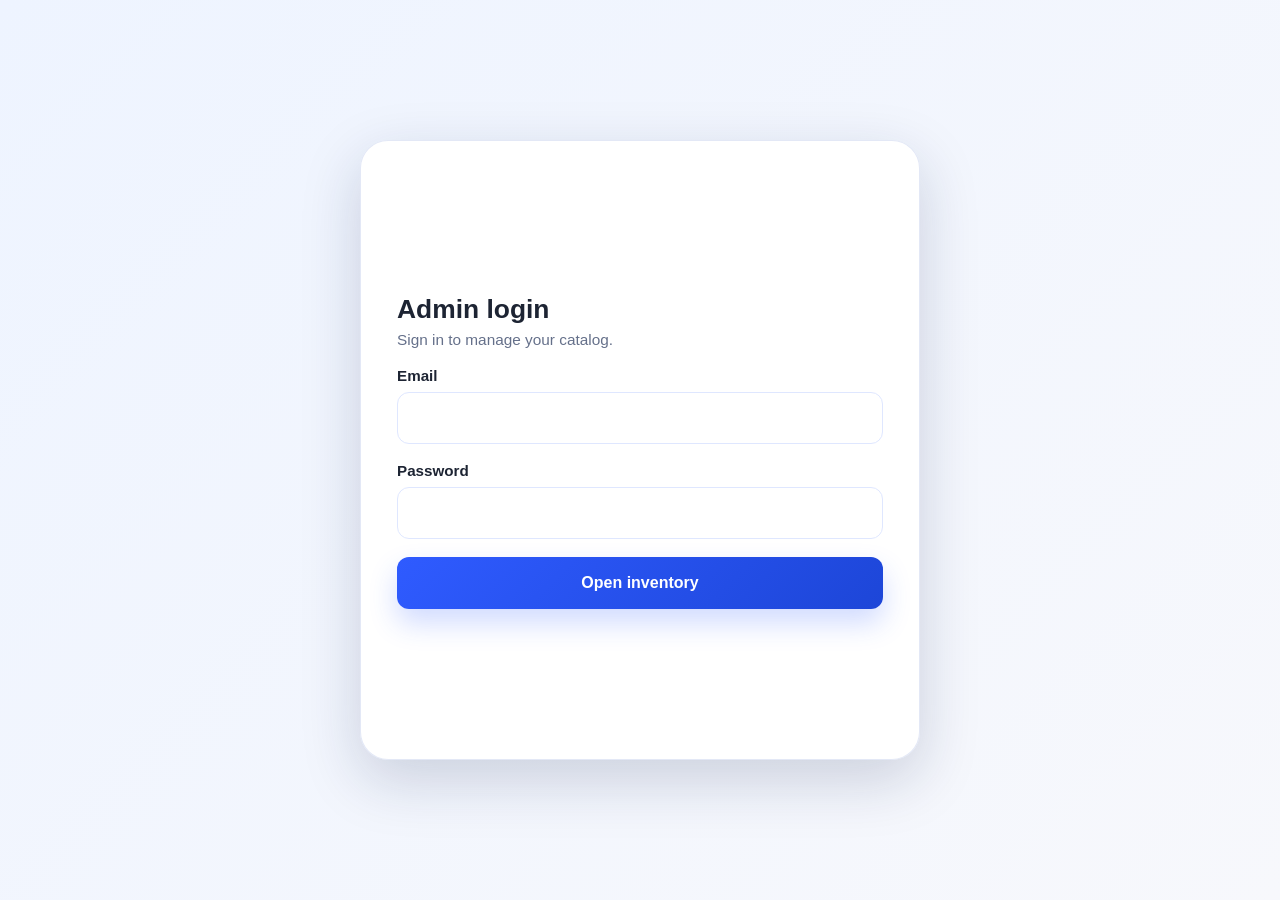
<file: go_login_mongodb_redis/frontend/admin-ui/index.html>
<!doctype html>
<html lang="en">
<head>
  <meta charset="UTF-8">
  <meta name="viewport" content="width=device-width, initial-scale=1.0">
  <title>Stockroom Admin</title>
  <link rel="stylesheet" href="style.css?v=2">
</head>
<body>
  <main class="auth-shell">
    <section class="auth-card">
      <form id="loginForm" class="auth-panel">
        <div class="panel-header"><h2>Admin login</h2><p>Sign in to manage your catalog.</p></div>
        <label class="field"><span>Email</span><input id="email" type="email" required></label>
        <label class="field"><span>Password</span><input id="password" type="password" required></label>
        <button class="primary-btn" type="submit">Open inventory</button>
      </form>
      <section id="adminPanel" class="auth-panel hidden">
        <div class="admin-layout">
          <aside class="admin-sidebar">
            <div class="sidebar-brand"><span>◆</span> Stockroom</div>
            <div class="admin-user"><div class="avatar">A</div><div><strong id="accountName"></strong><span>Administrator</span></div></div>
            <nav class="admin-nav" aria-label="Admin navigation">
              <button class="admin-nav-link active" type="button" data-view="products">▤ <span>Products</span></button>
              <button class="admin-nav-link" type="button" data-view="orders">▣ <span>Orders</span></button>
            </nav>
            <button id="logoutButton" class="sidebar-logout" type="button">↪ <span>Logout</span></button>
          </aside>
          <section class="admin-content">
            <div id="productsView">
              <div class="dashboard-topbar"><div><p class="eyebrow">Stockroom / Admin</p><h2>Product inventory</h2><p>Manage products, prices, and available stock.</p></div><button id="refreshProducts" class="secondary-btn small-btn" type="button">Refresh</button></div>
              <form id="productForm" class="product-form hidden">
                <input id="productId" type="hidden">
                <label class="field"><span>Name</span><input id="productName" required></label>
                <label class="field"><span>Description</span><input id="productDescription"></label>
                <label class="field"><span>Price</span><input id="productPrice" type="number" min="0" step="0.01" required></label>
                <label class="field"><span>Quantity</span><input id="productQuantity" type="number" min="0" step="1" required></label>
                <div class="product-form-actions"><button id="productSubmit" class="primary-btn" type="submit">Add product</button><button id="productCancel" class="secondary-btn hidden" type="button">Cancel</button></div>
              </form>
              <div class="catalog-heading"><h3>Product catalog</h3><button id="openProductForm" class="primary-btn small-btn" type="button">Add product</button></div>
              <div id="productList" class="product-list"></div>
            </div>
            <div id="ordersView" class="hidden">
              <div class="dashboard-topbar"><div><p class="eyebrow">Stockroom / Admin</p><h2>Orders</h2><p>Review customer purchases and payment status.</p></div><button id="refreshOrders" class="secondary-btn small-btn" type="button">Refresh</button></div>
              <div id="orderList" class="orders-list"></div>
            </div>
          </section>
        </div>
      </section>
      <p id="message" class="msg" aria-live="polite"></p>
    </section>
  </main>
  <script>window.__API_URL__ = window.location.hostname === "localhost" ? "http://localhost:8080/api" : "https://stockroom-api.onrender.com/api";</script>
  <script src="app.js?v=2"></script>
</body>
</html>
</file>
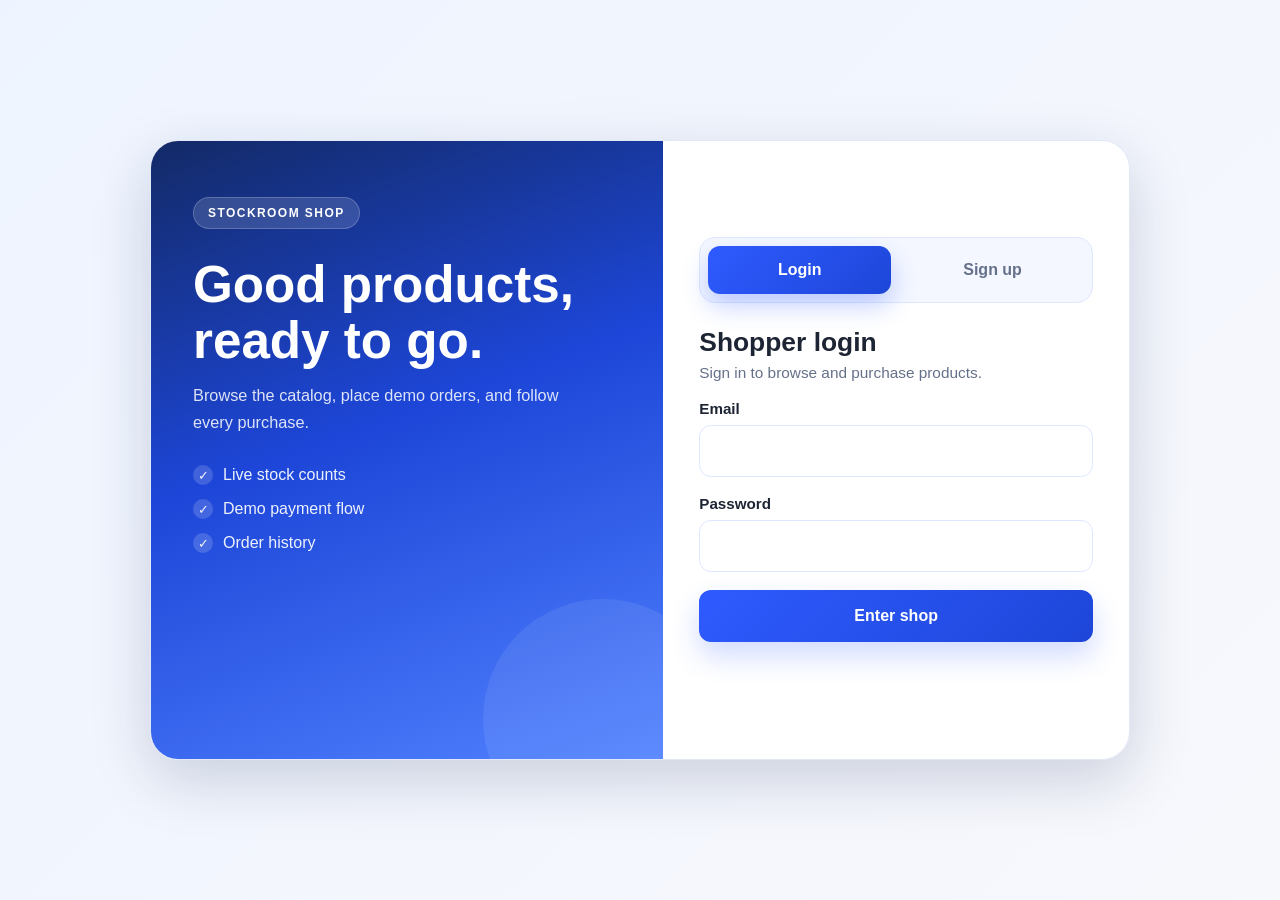
<file: go_login_mongodb_redis/frontend/shopper-ui/index.html>
<!doctype html>
<html lang="en">
<head>
  <meta charset="UTF-8">
  <meta name="viewport" content="width=device-width, initial-scale=1.0">
  <title>Stockroom Shop</title>
  <link rel="stylesheet" href="style.css">
</head>
<body>
  <main class="auth-shell">
    <aside class="brand-panel">
      <div class="brand-badge">Stockroom Shop</div>
      <h1>Good products, ready to go.</h1>
      <p>Browse the catalog, place demo orders, and follow every purchase.</p>
      <ul class="feature-list"><li>Live stock counts</li><li>Demo payment flow</li><li>Order history</li></ul>
    </aside>
    <section class="auth-card">
      <div class="tabs"><button class="tab active" type="button" data-panel="login">Login</button><button class="tab" type="button" data-panel="signup">Sign up</button></div>
      <form id="loginForm" class="auth-panel">
        <div class="panel-header"><h2>Shopper login</h2><p>Sign in to browse and purchase products.</p></div>
        <label class="field"><span>Email</span><input id="email" type="email" required></label>
        <label class="field"><span>Password</span><input id="password" type="password" required></label>
        <button class="primary-btn" type="submit">Enter shop</button>
      </form>
      <form id="signupForm" class="auth-panel hidden">
        <div class="panel-header"><h2>Create shopper account</h2><p>Start shopping in a few seconds.</p></div>
        <label class="field"><span>Full name</span><input id="name" required></label>
        <label class="field"><span>Email</span><input id="signupEmail" type="email" required></label>
        <label class="field"><span>Password</span><input id="signupPassword" type="password" minlength="6" required></label>
        <button class="primary-btn" type="submit">Create account</button>
      </form>
      <section id="shopPanel" class="auth-panel hidden">
        <header class="shop-header">
          <a class="shop-logo" href="#shopPanel"><span>◆</span> Stockroom</a>
          <nav class="shop-nav" aria-label="Shop navigation"><a class="active" href="#shopList">Shop</a><a href="#ordersList">My orders</a></nav>
          <div class="shop-account"><span id="accountName"></span><button id="logoutButton" class="secondary-btn small-btn" type="button">Logout</button></div>
        </header>
        <main class="shop-content">
          <section class="shop-hero"><div><p class="eyebrow">Fresh from Stockroom</p><h1>Find something<br><em>worth bringing home.</em></h1><p>Browse useful products, check live stock, and order in a few clicks.</p><a class="hero-link" href="#shopList">Explore products <span>→</span></a></div><div class="hero-shape hero-shape-one"></div><div class="hero-shape hero-shape-two"></div></section>
          <div class="shop-intro"><div><p class="eyebrow">Stockroom / Shopper</p><h2>Shop products</h2><p>Available now, ready to ship.</p></div></div>
        <section id="checkout" class="checkout-card hidden">
          <div class="checkout-heading"><div><p class="eyebrow">Secure demo checkout</p><h2>Complete your order</h2></div><button id="closeCheckout" class="icon-btn" type="button" aria-label="Close checkout">×</button></div>
          <div class="checkout-product"><div class="checkout-product-image"></div><div><strong id="checkoutProductName"></strong><p id="checkoutProductDescription"></p></div><strong id="checkoutProductPrice"></strong></div>
          <div class="checkout-summary"><label for="checkoutQuantity">Quantity</label><input id="checkoutQuantity" type="number" min="1" value="1"><span>Total</span><strong id="checkoutTotal"></strong></div>
          <div class="checkout-actions"><button id="cancelCheckout" class="secondary-btn" type="button">Continue shopping</button><button id="payButton" class="primary-btn" type="button">Pay now</button></div>
        </section>
        <section id="confirmation" class="confirmation-card hidden"><div class="confirmation-mark">✓</div><div><p class="eyebrow">Payment complete</p><h2>Order confirmed</h2><p id="confirmationText"></p><div id="confirmationDetails" class="confirmation-details"></div></div><button id="continueShopping" class="secondary-btn small-btn" type="button">Continue shopping</button></section>
        <div id="shopList" class="shop-grid"></div>
        <div class="catalog-heading"><h3>My orders</h3><button id="refreshOrders" class="secondary-btn small-btn" type="button">Refresh</button></div>
        <div id="ordersList" class="orders-list"></div>
        </main>
        <footer class="shop-footer"><span>Stockroom</span><span>Simple shopping. Live inventory.</span></footer>
      </section>
      <div id="toast" class="toast" role="status" aria-live="polite"></div>
      <p id="message" class="msg" aria-live="polite"></p>
    </section>
  </main>
  <script>window.__API_URL__ = window.location.hostname === "localhost" ? "http://localhost:8080/api" : "https://stockroom-api.onrender.com/api";</script>
  <script src="app.js"></script>
</body>
</html>
</file>
<file: go_login_mongodb_redis/frontend/admin-ui/style.css>
:root {
  --bg-1: #eef4ff;
  --bg-2: #f7f8fc;
  --panel: rgba(255, 255, 255, 0.96);
  --panel-alt: #f4f7ff;
  --primary: #2f5bff;
  --primary-strong: #1d46d8;
  --primary-soft: rgba(47, 91, 255, 0.12);
  --text: #1d2433;
  --muted: #65708a;
  --line: #dfe7ff;
  --success: #1e9d67;
  --error: #d84a5d;
  --shadow: 0 20px 60px rgba(18, 32, 79, 0.18);
}

* { box-sizing: border-box; }

html, body {
  margin: 0;
  min-height: 100%;
  font-family: "Inter", Arial, sans-serif;
  background: linear-gradient(135deg, var(--bg-1), var(--bg-2));
  color: var(--text);
}

body {
  min-height: 100vh;
  display: grid;
  place-items: center;
  padding: 24px;
}

button, input {
  font: inherit;
}

.auth-shell {
  width: min(980px, 100%);
  min-height: 620px;
  display: grid;
  grid-template-columns: 1.1fr 1fr;
  background: var(--panel);
  border: 1px solid rgba(143, 162, 220, 0.25);
  border-radius: 28px;
  box-shadow: var(--shadow);
  overflow: hidden;
}

.auth-shell { width: min(560px, 100%); grid-template-columns: 1fr; }

.auth-shell.dashboard-mode {
  width: min(1180px, 100%);
  min-height: 680px;
  grid-template-columns: 1fr;
}

.auth-shell.admin-authenticated { width: min(1180px, 100%); min-height: 680px; grid-template-columns: 1fr; }
.admin-authenticated .brand-panel { display: none; }
.admin-authenticated .auth-card { padding: 0; }
.admin-authenticated .auth-panel { margin-top: 0; }
.auth-shell:has(#adminPanel:not(.hidden)) { width: min(1180px, 100%); min-height: 680px; grid-template-columns: 1fr; }
.auth-shell:has(#adminPanel:not(.hidden)) .brand-panel { display: none; }
.auth-shell:has(#adminPanel:not(.hidden)) .auth-card { padding: 0; }
body:has(#adminPanel:not(.hidden)) { display: block; padding: 0; background: #f5f7fb; }
.auth-shell:has(#adminPanel:not(.hidden)) { width: 100%; min-height: 100vh; border: 0; border-radius: 0; box-shadow: none; background: #f5f7fb; }

.dashboard-mode .brand-panel,
.dashboard-mode .tabs {
  display: none;
}

.dashboard-mode .auth-card {
  padding: 0;
}

.dashboard-mode .auth-panel {
  margin-top: 0;
}

.dashboard-mode .dashboard-layout {
  margin: 0;
  min-height: 680px;
}

.brand-panel {
  position: relative;
  padding: 56px 42px;
  background: linear-gradient(160deg, #132a66 0%, #1d46d8 45%, #5081ff 100%);
  color: #fff;
}

.brand-panel::after {
  content: "";
  position: absolute;
  width: 240px;
  height: 240px;
  background: rgba(255, 255, 255, 0.08);
  border-radius: 50%;
  right: -60px;
  bottom: -80px;
}

.brand-badge {
  display: inline-block;
  padding: 8px 14px;
  border-radius: 999px;
  background: rgba(255, 255, 255, 0.14);
  border: 1px solid rgba(255, 255, 255, 0.2);
  font-size: 12px;
  letter-spacing: 0.12em;
  text-transform: uppercase;
  font-weight: 700;
}

.brand-panel h1 {
  margin: 28px 0 12px;
  font-size: clamp(2.25rem, 4vw, 3.3rem);
  line-height: 1.1;
}

.brand-panel p {
  margin: 0;
  max-width: 380px;
  color: rgba(255, 255, 255, 0.85);
  font-size: 1.02rem;
  line-height: 1.7;
}

.feature-list {
  list-style: none;
  padding: 0;
  margin: 28px 0 0;
  display: grid;
  gap: 14px;
}

.feature-list li {
  display: flex;
  align-items: center;
  gap: 10px;
  color: rgba(255, 255, 255, 0.92);
  font-weight: 500;
}

.feature-list li::before {
  content: "✓";
  display: inline-grid;
  place-items: center;
  width: 20px;
  height: 20px;
  border-radius: 50%;
  background: rgba(255, 255, 255, 0.16);
  font-size: 0.8rem;
}

.auth-card {
  padding: 42px 36px 28px;
  display: flex;
  flex-direction: column;
  justify-content: center;
}

.tabs {
  display: grid;
  grid-template-columns: repeat(2, minmax(0, 1fr));
  gap: 10px;
  padding: 8px;
  background: var(--panel-alt);
  border: 1px solid var(--line);
  border-radius: 16px;
}

.tab {
  background: transparent;
  border: 0;
  height: 48px;
  border-radius: 12px;
  color: var(--muted);
  font-weight: 700;
  cursor: pointer;
  transition: all 0.2s ease;
}

.tab.active {
  background: linear-gradient(135deg, var(--primary), var(--primary-strong));
  color: #fff;
  box-shadow: 0 12px 24px rgba(47, 91, 255, 0.28);
}

.auth-panel {
  margin-top: 24px;
  display: flex;
  flex-direction: column;
  gap: 18px;
}

.hidden {
  display: none !important;
}

.panel-header h2 {
  margin: 0 0 6px;
  font-size: clamp(1.65rem, 2vw, 2.2rem);
}

.panel-header p {
  margin: 0;
  color: var(--muted);
  font-size: 0.96rem;
}

.field {
  display: flex;
  flex-direction: column;
  gap: 8px;
  color: var(--text);
  font-weight: 600;
}

.field span {
  font-size: 0.95rem;
}

.field input {
  width: 100%;
  min-height: 52px;
  padding: 0 16px;
  border: 1px solid var(--line);
  border-radius: 12px;
  background: #fff;
  color: var(--text);
  transition: border-color 0.2s ease, box-shadow 0.2s ease;
}

.field input:focus {
  outline: none;
  border-color: rgba(47, 91, 255, 0.7);
  box-shadow: 0 0 0 4px rgba(47, 91, 255, 0.12);
}

.meta-row {
  display: flex;
  align-items: center;
  justify-content: space-between;
  gap: 12px;
  font-size: 0.9rem;
  color: var(--muted);
}

.check-row {
  display: inline-flex;
  align-items: center;
  gap: 8px;
}

.check-row input {
  width: 16px;
  height: 16px;
}

.meta-row a {
  color: var(--primary);
  text-decoration: none;
  font-weight: 600;
}

.primary-btn, .secondary-btn {
  border: none;
  border-radius: 12px;
  min-height: 52px;
  padding: 0 18px;
  font-weight: 700;
  cursor: pointer;
  transition: transform 0.2s ease, box-shadow 0.2s ease;
}

.primary-btn {
  background: linear-gradient(135deg, var(--primary), var(--primary-strong));
  color: #fff;
  box-shadow: 0 14px 28px rgba(47, 91, 255, 0.22);
}

.secondary-btn {
  background: var(--panel-alt);
  color: var(--text);
  border: 1px solid var(--line);
}

.primary-btn:hover, .secondary-btn:hover, .tab:hover {
  transform: translateY(-1px);
}

.profile-card {
  display: flex;
  align-items: center;
  gap: 16px;
  padding: 18px;
  border: 1px solid var(--line);
  border-radius: 18px;
  background: linear-gradient(135deg, rgba(47, 91, 255, 0.06), rgba(80, 129, 255, 0.01));
}

.avatar {
  width: 54px;
  height: 54px;
  display: grid;
  place-items: center;
  border-radius: 50%;
  background: linear-gradient(135deg, var(--primary), #6f88ff);
  color: #fff;
  font-weight: 800;
  font-size: 1.2rem;
}

.profile-card h3 {
  margin: 0 0 4px;
  font-size: 1.2rem;
}

.profile-card p {
  margin: 0;
  color: var(--muted);
}

.profile-actions {
  display: grid;
  grid-template-columns: repeat(2, minmax(0, 1fr));
  gap: 12px;
}

.product-section {
  margin-top: 10px;
  padding-top: 22px;
  border-top: 1px solid var(--line);
}

.admin-layout { display: grid; grid-template-columns: 238px minmax(0, 1fr); min-height: 100vh; }
.admin-sidebar { display: flex; flex-direction: column; gap: 28px; padding: 34px 20px 24px; background: linear-gradient(165deg, #102b63, #17498b 55%, #167d86); color: #fff; }
.sidebar-brand { display: flex; align-items: center; gap: 9px; padding: 0 10px; font-size: 1.05rem; font-weight: 800; }
.sidebar-brand span { color: #ffe27a; }
.admin-user { display: flex; align-items: center; gap: 10px; }
.admin-user .avatar { width: 40px; height: 40px; background: #5278ff; font-size: 1rem; }
.admin-user strong, .admin-user span { display: block; overflow-wrap: anywhere; }
.admin-user strong { font-size: 0.78rem; }
.admin-user span { margin-top: 3px; color: rgba(255,255,255,0.62); font-size: 0.68rem; }
.admin-nav { display: grid; gap: 7px; }
.admin-nav-link { display: flex; align-items: center; gap: 12px; width: 100%; padding: 13px 12px; border: 1px solid transparent; border-radius: 10px; background: transparent; color: rgba(255,255,255,0.7); font: inherit; font-size: 0.84rem; font-weight: 700; text-align: left; cursor: pointer; }
.admin-nav-link.active, .admin-nav-link:hover { border-color: rgba(255,255,255,0.14); background: rgba(255,255,255,0.14); color: #fff; }
.sidebar-logout { display: flex; gap: 10px; align-items: center; margin-top: auto; padding: 10px; border: 0; background: transparent; color: rgba(255,255,255,0.68); font: inherit; font-size: 0.8rem; cursor: pointer; text-align: left; }
.sidebar-logout:hover { color: #fff; }
.admin-content { min-width: 0; padding: 42px clamp(24px, 5vw, 72px); background: #f5f7fb; }
.order-status { color: var(--success); font-size: 0.68rem; font-weight: 800; text-transform: uppercase; letter-spacing: 0.08em; }

.dashboard-layout { display: grid; grid-template-columns: 178px minmax(0, 1fr); min-height: 620px; margin: -42px -36px -28px; }
.dashboard-sidebar { display: flex; flex-direction: column; gap: 24px; padding: 28px 18px; background: #132a66; color: #fff; }
.sidebar-brand { display: flex; align-items: center; gap: 8px; font-weight: 800; letter-spacing: -0.02em; }
.sidebar-brand span { color: #7f9bff; }
.dashboard-sidebar .profile-card { display: block; padding: 0; border: 0; background: transparent; }
.dashboard-sidebar .avatar { width: 42px; height: 42px; margin-bottom: 10px; background: #5278ff; }
.dashboard-sidebar .profile-card h3 { color: #fff; font-size: 0.83rem; }
.dashboard-sidebar .profile-card p { color: rgba(255,255,255,0.62); font-size: 0.68rem; overflow-wrap: anywhere; }
.dashboard-nav { display: grid; gap: 7px; }
.nav-link { display: flex; align-items: center; gap: 10px; padding: 10px; border-radius: 8px; border: 0; background: transparent; color: rgba(255,255,255,0.68); text-decoration: none; font-size: 0.8rem; cursor: pointer; width: 100%; text-align: left; }
.nav-link.active, .nav-link:hover { background: rgba(255,255,255,0.12); color: #fff; }
.sidebar-logout { display: flex; gap: 10px; align-items: center; margin-top: auto; padding: 10px; border: 0; background: transparent; color: rgba(255,255,255,0.68); font: inherit; font-size: 0.8rem; cursor: pointer; text-align: left; }
.sidebar-logout:hover { color: #fff; }
.dashboard-main { min-width: 0; padding: 32px 30px; background: #fbfcff; }
.dashboard-page { min-height: 520px; }
.profile-page-card { padding: 20px; border: 1px solid var(--line); border-radius: 16px; background: #fff; box-shadow: 0 10px 25px rgba(18, 32, 79, 0.05); }
.profile-details-header { display: flex; align-items: center; gap: 18px; margin-bottom: 24px; }
.avatar.large { width: 68px; height: 68px; font-size: 1.5rem; }
.profile-details-header h3 { margin: 0 0 4px; font-size: 1.6rem; }
.profile-details-header p { margin: 0; color: var(--muted); }
.profile-info-grid { display: grid; grid-template-columns: repeat(3, minmax(0, 1fr)); gap: 12px; }
.info-box { display: flex; flex-direction: column; gap: 8px; padding: 16px; border: 1px solid var(--line); border-radius: 12px; background: var(--panel-alt); }
.info-box .label { color: var(--muted); font-size: 0.7rem; text-transform: uppercase; letter-spacing: 0.08em; font-weight: 700; }
.info-box strong { font-size: 1rem; }
.dashboard-topbar { display: flex; justify-content: space-between; align-items: flex-start; gap: 14px; margin-bottom: 24px; }
.dashboard-topbar h2 { margin: 3px 0 5px; font-size: 1.8rem; }
.dashboard-topbar p:not(.eyebrow) { margin: 0; color: var(--muted); font-size: 0.82rem; }
.eyebrow { margin: 0; color: var(--primary); font-size: 0.68rem; font-weight: 800; letter-spacing: 0.1em; text-transform: uppercase; }
.dashboard-main .product-section { margin: 0; padding: 0; border: 0; }
.dashboard-main .product-form { grid-template-columns: 1.3fr 1.3fr 0.7fr 0.7fr auto; padding: 16px; border: 1px solid var(--line); border-radius: 12px; background: #fff; box-shadow: 0 10px 25px rgba(18, 32, 79, 0.05); }
.form-title { display: none; }
.catalog-heading { display: flex; align-items: center; justify-content: space-between; margin: 28px 0 12px; }
.catalog-heading h3 { margin: 0; font-size: 1rem; }
.catalog-heading span { color: var(--muted); font-size: 0.75rem; }
.dashboard-main .product-list { grid-template-columns: repeat(2, minmax(0, 1fr)); max-height: 330px; margin-top: 0; }
.dashboard-main .product-item { min-height: 130px; flex-direction: column; justify-content: space-between; padding: 16px; }
.dashboard-main .product-item-actions { justify-content: flex-end; }

.shop-grid { display: grid; grid-template-columns: repeat(2, minmax(0, 1fr)); gap: 14px; }
.shop-card { min-height: 196px; display: flex; flex-direction: column; padding: 18px; border: 1px solid var(--line); border-radius: 14px; background: #fff; box-shadow: 0 10px 25px rgba(18, 32, 79, 0.05); }
.shop-card-top, .shop-card-bottom, .order-card { display: flex; align-items: center; justify-content: space-between; gap: 12px; }
.shop-tag { color: var(--primary); font-size: 0.65rem; font-weight: 800; letter-spacing: 0.1em; }
.shop-stock { color: var(--success); font-size: 0.72rem; font-weight: 700; }
.shop-stock.sold-out { color: var(--error); }
.shop-card h3 { margin: 22px 0 7px; font-size: 1.15rem; }
.shop-card p { flex: 1; margin: 0 0 18px; color: var(--muted); font-size: 0.82rem; line-height: 1.5; }
.shop-card-bottom strong { color: var(--primary-strong); font-size: 1.15rem; }
.shop-card .primary-btn:disabled { cursor: not-allowed; opacity: 0.5; transform: none; }
.orders-list { display: grid; gap: 10px; }
.order-card { padding: 16px; border: 1px solid var(--line); border-radius: 12px; background: #fff; }
.order-card h3 { margin: 8px 0 5px; font-size: 0.95rem; }
.order-card p { margin: 0; color: var(--muted); font-size: 0.75rem; }
.order-card > strong { color: var(--primary-strong); font-size: 1rem; }

.section-heading {
  display: flex;
  justify-content: space-between;
  align-items: center;
  gap: 12px;
  margin-bottom: 14px;
}

.section-heading h2 { margin: 0 0 4px; font-size: 1.35rem; }
.section-heading p { margin: 0; color: var(--muted); font-size: 0.85rem; }
.small-btn { min-height: 38px; padding: 0 12px; font-size: 0.82rem; }

.product-form { display: grid; grid-template-columns: 1.2fr 1.5fr 0.75fr 0.75fr; gap: 10px; align-items: end; }
.product-form .field { gap: 5px; font-size: 0.8rem; }
.product-form .field input { min-height: 42px; padding: 0 10px; border-radius: 9px; font-size: 0.85rem; }
.product-form-actions { display: flex; gap: 8px; }
.product-form-actions button { min-height: 42px; padding: 0 10px; font-size: 0.8rem; }
.product-list { display: grid; gap: 10px; margin-top: 16px; max-height: 230px; overflow-y: auto; }
.product-item { display: flex; justify-content: space-between; gap: 12px; padding: 13px; border: 1px solid var(--line); border-radius: 12px; background: #fff; }
.product-item h3 { margin: 0 0 3px; font-size: 0.95rem; }
.product-item p { margin: 0 0 7px; color: var(--muted); font-size: 0.8rem; }
.product-item strong { color: var(--primary-strong); font-size: 0.9rem; }
.quantity { margin-left: 10px; color: var(--muted); font-size: 0.78rem; }
.product-item-actions { display: flex; align-items: center; gap: 7px; }
.danger-btn { min-height: 38px; padding: 0 10px; border: 1px solid #f0c7cf; border-radius: 9px; background: #fff4f5; color: var(--error); font-weight: 700; cursor: pointer; }
.empty-products { margin: 12px 0 0; color: var(--muted); text-align: center; font-size: 0.85rem; }

.msg {
  min-height: 24px;
  margin: 12px 0 0;
  text-align: center;
  font-weight: 600;
}

.msg.success { color: var(--success); }
.msg.error { color: var(--error); }

@media (max-width: 820px) {
  .auth-shell {
    grid-template-columns: 1fr;
  }

  .brand-panel {
    padding: 36px 24px 26px;
  }

  .auth-card {
    padding: 28px 20px 24px;
  }

  .auth-shell.dashboard-mode {
    min-height: 0;
  }

  .dashboard-mode .dashboard-layout {
    min-height: 0;
  }

  .dashboard-layout { margin: -28px -20px -24px; grid-template-columns: 132px minmax(0, 1fr); }
  .dashboard-main { padding: 24px 16px; }
  .dashboard-main .product-form { grid-template-columns: repeat(2, minmax(0, 1fr)); }
  .dashboard-main .form-title { display: flex; grid-column: 1 / -1; align-items: center; gap: 9px; }
  .form-title h3 { margin: 0 0 3px; font-size: 0.9rem; }
  .form-title p { margin: 0; color: var(--muted); font-size: 0.72rem; }
  .form-icon { display: grid; place-items: center; width: 28px; height: 28px; border-radius: 8px; background: var(--primary-soft); color: var(--primary); font-weight: 800; }

  .product-form { grid-template-columns: repeat(2, minmax(0, 1fr)); }
}

@media (max-width: 500px) {
  .admin-layout { display: block; }
  .admin-sidebar { min-height: auto; padding: 18px 20px; gap: 13px; }
  .admin-nav { grid-template-columns: 1fr 1fr; }
  .sidebar-logout { margin-top: 0; }
  .dashboard-layout { display: block; margin: -28px -20px -24px; }
  .dashboard-sidebar { min-height: auto; padding: 18px 20px; gap: 13px; }
  .dashboard-sidebar .profile-card { display: flex; align-items: center; gap: 10px; }
  .dashboard-sidebar .avatar { margin: 0; }
  .dashboard-nav { grid-template-columns: 1fr 1fr; }
  .sidebar-logout { position: absolute; top: 17px; right: 18px; }
  .dashboard-main .product-form { grid-template-columns: 1fr; }
  .dashboard-main .product-list { grid-template-columns: 1fr; }
  .shop-grid { grid-template-columns: 1fr; }
  .order-card { align-items: flex-start; }
  .product-form { grid-template-columns: 1fr; }
  .product-item { flex-direction: column; }
  .product-item-actions { justify-content: stretch; }
  .product-item-actions button { flex: 1; }
}
</file>
<file: go_login_mongodb_redis/frontend/shopper-ui/style.css>
:root {
  --bg-1: #eef4ff;
  --bg-2: #f7f8fc;
  --panel: rgba(255, 255, 255, 0.96);
  --panel-alt: #f4f7ff;
  --primary: #2f5bff;
  --primary-strong: #1d46d8;
  --primary-soft: rgba(47, 91, 255, 0.12);
  --text: #1d2433;
  --muted: #65708a;
  --line: #dfe7ff;
  --success: #1e9d67;
  --error: #d84a5d;
  --shadow: 0 20px 60px rgba(18, 32, 79, 0.18);
}

* { box-sizing: border-box; }

html, body {
  margin: 0;
  min-height: 100%;
  font-family: "Inter", Arial, sans-serif;
  background: linear-gradient(135deg, var(--bg-1), var(--bg-2));
  color: var(--text);
}

body {
  min-height: 100vh;
  display: grid;
  place-items: center;
  padding: 24px;
}

button, input {
  font: inherit;
}

.auth-shell {
  width: min(980px, 100%);
  min-height: 620px;
  display: grid;
  grid-template-columns: 1.1fr 1fr;
  background: var(--panel);
  border: 1px solid rgba(143, 162, 220, 0.25);
  border-radius: 28px;
  box-shadow: var(--shadow);
  overflow: hidden;
}

.auth-shell.dashboard-mode {
  width: min(1180px, 100%);
  min-height: 680px;
  grid-template-columns: 1fr;
}

.auth-shell.shop-authenticated { width: min(1180px, 100%); min-height: 680px; grid-template-columns: 1fr; }
.shop-authenticated .brand-panel { display: none; }
.shop-authenticated .auth-card { padding: 0; }
.shop-authenticated .auth-panel { margin-top: 0; }
.auth-shell:has(#shopPanel:not(.hidden)) { width: min(1180px, 100%); min-height: 680px; grid-template-columns: 1fr; }
.auth-shell:has(#shopPanel:not(.hidden)) .brand-panel { display: none; }
.auth-shell:has(#shopPanel:not(.hidden)) .auth-card { padding: 0; }
body:has(#shopPanel:not(.hidden)) { display: block; padding: 0; background: #f5f7fb; }
.auth-shell:has(#shopPanel:not(.hidden)) { width: 100%; min-height: 100vh; border: 0; border-radius: 0; box-shadow: none; background: #f5f7fb; }

.shop-header { display: flex; align-items: center; gap: 30px; min-height: 76px; padding: 0 30px; border-bottom: 1px solid var(--line); background: #fff; }
.shop-logo { display: inline-flex; align-items: center; gap: 8px; color: var(--text); font-weight: 800; text-decoration: none; }
.shop-logo span { color: var(--primary); }
.shop-nav { display: flex; gap: 22px; margin-right: auto; }
.shop-nav a { padding: 28px 0 24px; border-bottom: 2px solid transparent; color: var(--muted); font-size: 0.82rem; font-weight: 700; text-decoration: none; }
.shop-nav a.active, .shop-nav a:hover { border-color: var(--primary); color: var(--primary); }
.shop-account { display: flex; align-items: center; gap: 12px; }
.shop-account > span { color: var(--muted); font-size: 0.78rem; font-weight: 600; }
.shop-content { padding: 30px; }
.shop-hero { position: relative; min-height: 250px; overflow: hidden; margin-bottom: 34px; padding: 38px 42px; border-radius: 24px; background: linear-gradient(115deg, #12326f, #1769a4 58%, #27a785); color: #fff; }
.shop-hero h1 { position: relative; z-index: 1; margin: 8px 0 12px; font-size: clamp(2rem, 4vw, 3.6rem); line-height: 1.02; letter-spacing: -0.04em; }
.shop-hero h1 em { color: #ffe27a; font-style: normal; }
.shop-hero > p, .shop-hero .eyebrow { position: relative; z-index: 1; }
.shop-hero > div:first-child > p:not(.eyebrow) { max-width: 390px; margin: 0 0 20px; color: rgba(255,255,255,0.8); line-height: 1.5; }
.hero-link { position: relative; z-index: 1; display: inline-flex; align-items: center; gap: 9px; padding: 10px 14px; border-radius: 8px; background: #ffe27a; color: #17305e; font-size: 0.82rem; font-weight: 800; text-decoration: none; }
.hero-link span { font-size: 1.1rem; }
.hero-shape { position: absolute; border-radius: 50%; border: 32px solid rgba(255,255,255,0.16); }
.hero-shape-one { width: 280px; height: 280px; right: 90px; top: -110px; }
.hero-shape-two { width: 170px; height: 170px; right: -30px; bottom: -75px; border-color: rgba(255,226,122,0.35); }
.shop-intro { margin-bottom: 24px; }
.shop-intro h2 { margin: 3px 0 5px; font-size: 1.8rem; }
.shop-intro p:not(.eyebrow) { margin: 0; color: var(--muted); font-size: 0.84rem; }
.shop-footer { display: flex; justify-content: space-between; gap: 16px; padding: 20px 30px; border-top: 1px solid var(--line); color: var(--muted); font-size: 0.72rem; }
.shop-footer span:first-child { color: var(--text); font-weight: 800; }
.checkout-card, .confirmation-card { margin: 0 0 28px; padding: 24px; border: 1px solid var(--line); border-radius: 18px; background: #fff; box-shadow: 0 14px 34px rgba(18, 32, 79, 0.08); }
.checkout-heading { display: flex; align-items: flex-start; justify-content: space-between; gap: 20px; }
.checkout-heading h2, .confirmation-card h2 { margin: 4px 0 0; font-size: 1.35rem; }
.icon-btn { width: 32px; height: 32px; border: 1px solid var(--line); border-radius: 50%; background: #fff; color: var(--muted); font-size: 1.25rem; cursor: pointer; }
.checkout-product { display: flex; align-items: center; gap: 14px; margin: 22px 0; padding: 14px; border-radius: 12px; background: var(--panel-alt); }
.checkout-product-image { width: 62px; height: 62px; border-radius: 10px; background: linear-gradient(135deg, #285eff, #63d2c1); }
.checkout-product p { margin: 4px 0 0; color: var(--muted); font-size: 0.78rem; }
.checkout-product > strong { margin-left: auto; color: var(--primary-strong); }
.checkout-summary { display: grid; grid-template-columns: auto 90px 1fr auto; align-items: center; gap: 12px; padding-top: 18px; border-top: 1px solid var(--line); }
.checkout-summary label, .checkout-summary span { color: var(--muted); font-size: 0.8rem; font-weight: 700; }
.checkout-summary input { width: 90px; min-height: 40px; padding: 0 10px; border: 1px solid var(--line); border-radius: 8px; }
.checkout-summary strong { color: var(--primary-strong); font-size: 1.15rem; }
.checkout-actions { display: flex; justify-content: flex-end; gap: 10px; margin-top: 22px; }
.confirmation-card { display: flex; align-items: center; gap: 16px; border-color: #b9e8cf; background: #f4fff8; }
.confirmation-mark { width: 42px; height: 42px; display: grid; flex: 0 0 auto; place-items: center; border-radius: 50%; background: var(--success); color: #fff; font-size: 1.3rem; font-weight: 800; }
.confirmation-card p:not(.eyebrow) { margin: 6px 0 0; color: var(--muted); font-size: 0.8rem; }
.confirmation-details { display: flex; gap: 16px; margin-top: 10px; font-size: 0.8rem; }
.confirmation-details strong { color: var(--primary-strong); }
.confirmation-card .secondary-btn { margin-left: auto; }
.toast { position: fixed; right: 24px; bottom: 24px; z-index: 10; max-width: 340px; padding: 13px 17px; border-radius: 10px; background: #172b55; color: #fff; box-shadow: 0 12px 28px rgba(18,32,79,0.22); font-size: 0.82rem; font-weight: 700; opacity: 0; transform: translateY(12px); pointer-events: none; transition: opacity 0.2s ease, transform 0.2s ease; }
.toast.visible { opacity: 1; transform: translateY(0); }
.toast.success { background: #178258; }
.toast.error { background: #bd4055; }

.dashboard-mode .brand-panel,
.dashboard-mode .tabs {
  display: none;
}

.dashboard-mode .auth-card {
  padding: 0;
}

.dashboard-mode .auth-panel {
  margin-top: 0;
}

.dashboard-mode .dashboard-layout {
  margin: 0;
  min-height: 680px;
}

.brand-panel {
  position: relative;
  padding: 56px 42px;
  background: linear-gradient(160deg, #132a66 0%, #1d46d8 45%, #5081ff 100%);
  color: #fff;
}

.brand-panel::after {
  content: "";
  position: absolute;
  width: 240px;
  height: 240px;
  background: rgba(255, 255, 255, 0.08);
  border-radius: 50%;
  right: -60px;
  bottom: -80px;
}

.brand-badge {
  display: inline-block;
  padding: 8px 14px;
  border-radius: 999px;
  background: rgba(255, 255, 255, 0.14);
  border: 1px solid rgba(255, 255, 255, 0.2);
  font-size: 12px;
  letter-spacing: 0.12em;
  text-transform: uppercase;
  font-weight: 700;
}

.brand-panel h1 {
  margin: 28px 0 12px;
  font-size: clamp(2.25rem, 4vw, 3.3rem);
  line-height: 1.1;
}

.brand-panel p {
  margin: 0;
  max-width: 380px;
  color: rgba(255, 255, 255, 0.85);
  font-size: 1.02rem;
  line-height: 1.7;
}

.feature-list {
  list-style: none;
  padding: 0;
  margin: 28px 0 0;
  display: grid;
  gap: 14px;
}

.feature-list li {
  display: flex;
  align-items: center;
  gap: 10px;
  color: rgba(255, 255, 255, 0.92);
  font-weight: 500;
}

.feature-list li::before {
  content: "✓";
  display: inline-grid;
  place-items: center;
  width: 20px;
  height: 20px;
  border-radius: 50%;
  background: rgba(255, 255, 255, 0.16);
  font-size: 0.8rem;
}

.auth-card {
  padding: 42px 36px 28px;
  display: flex;
  flex-direction: column;
  justify-content: center;
}

.tabs {
  display: grid;
  grid-template-columns: repeat(2, minmax(0, 1fr));
  gap: 10px;
  padding: 8px;
  background: var(--panel-alt);
  border: 1px solid var(--line);
  border-radius: 16px;
}

.tab {
  background: transparent;
  border: 0;
  height: 48px;
  border-radius: 12px;
  color: var(--muted);
  font-weight: 700;
  cursor: pointer;
  transition: all 0.2s ease;
}

.tab.active {
  background: linear-gradient(135deg, var(--primary), var(--primary-strong));
  color: #fff;
  box-shadow: 0 12px 24px rgba(47, 91, 255, 0.28);
}

.auth-panel {
  margin-top: 24px;
  display: flex;
  flex-direction: column;
  gap: 18px;
}

.hidden {
  display: none !important;
}

.panel-header h2 {
  margin: 0 0 6px;
  font-size: clamp(1.65rem, 2vw, 2.2rem);
}

.panel-header p {
  margin: 0;
  color: var(--muted);
  font-size: 0.96rem;
}

.field {
  display: flex;
  flex-direction: column;
  gap: 8px;
  color: var(--text);
  font-weight: 600;
}

.field span {
  font-size: 0.95rem;
}

.field input {
  width: 100%;
  min-height: 52px;
  padding: 0 16px;
  border: 1px solid var(--line);
  border-radius: 12px;
  background: #fff;
  color: var(--text);
  transition: border-color 0.2s ease, box-shadow 0.2s ease;
}

.field input:focus {
  outline: none;
  border-color: rgba(47, 91, 255, 0.7);
  box-shadow: 0 0 0 4px rgba(47, 91, 255, 0.12);
}

.meta-row {
  display: flex;
  align-items: center;
  justify-content: space-between;
  gap: 12px;
  font-size: 0.9rem;
  color: var(--muted);
}

.check-row {
  display: inline-flex;
  align-items: center;
  gap: 8px;
}

.check-row input {
  width: 16px;
  height: 16px;
}

.meta-row a {
  color: var(--primary);
  text-decoration: none;
  font-weight: 600;
}

.primary-btn, .secondary-btn {
  border: none;
  border-radius: 12px;
  min-height: 52px;
  padding: 0 18px;
  font-weight: 700;
  cursor: pointer;
  transition: transform 0.2s ease, box-shadow 0.2s ease;
}

.primary-btn {
  background: linear-gradient(135deg, var(--primary), var(--primary-strong));
  color: #fff;
  box-shadow: 0 14px 28px rgba(47, 91, 255, 0.22);
}

.secondary-btn {
  background: var(--panel-alt);
  color: var(--text);
  border: 1px solid var(--line);
}

.primary-btn:hover, .secondary-btn:hover, .tab:hover {
  transform: translateY(-1px);
}

.profile-card {
  display: flex;
  align-items: center;
  gap: 16px;
  padding: 18px;
  border: 1px solid var(--line);
  border-radius: 18px;
  background: linear-gradient(135deg, rgba(47, 91, 255, 0.06), rgba(80, 129, 255, 0.01));
}

.avatar {
  width: 54px;
  height: 54px;
  display: grid;
  place-items: center;
  border-radius: 50%;
  background: linear-gradient(135deg, var(--primary), #6f88ff);
  color: #fff;
  font-weight: 800;
  font-size: 1.2rem;
}

.profile-card h3 {
  margin: 0 0 4px;
  font-size: 1.2rem;
}

.profile-card p {
  margin: 0;
  color: var(--muted);
}

.profile-actions {
  display: grid;
  grid-template-columns: repeat(2, minmax(0, 1fr));
  gap: 12px;
}

.product-section {
  margin-top: 10px;
  padding-top: 22px;
  border-top: 1px solid var(--line);
}

.dashboard-layout { display: grid; grid-template-columns: 178px minmax(0, 1fr); min-height: 620px; margin: -42px -36px -28px; }
.dashboard-sidebar { display: flex; flex-direction: column; gap: 24px; padding: 28px 18px; background: #132a66; color: #fff; }
.sidebar-brand { display: flex; align-items: center; gap: 8px; font-weight: 800; letter-spacing: -0.02em; }
.sidebar-brand span { color: #7f9bff; }
.dashboard-sidebar .profile-card { display: block; padding: 0; border: 0; background: transparent; }
.dashboard-sidebar .avatar { width: 42px; height: 42px; margin-bottom: 10px; background: #5278ff; }
.dashboard-sidebar .profile-card h3 { color: #fff; font-size: 0.83rem; }
.dashboard-sidebar .profile-card p { color: rgba(255,255,255,0.62); font-size: 0.68rem; overflow-wrap: anywhere; }
.dashboard-nav { display: grid; gap: 7px; }
.nav-link { display: flex; align-items: center; gap: 10px; padding: 10px; border-radius: 8px; border: 0; background: transparent; color: rgba(255,255,255,0.68); text-decoration: none; font-size: 0.8rem; cursor: pointer; width: 100%; text-align: left; }
.nav-link.active, .nav-link:hover { background: rgba(255,255,255,0.12); color: #fff; }
.sidebar-logout { display: flex; gap: 10px; align-items: center; margin-top: auto; padding: 10px; border: 0; background: transparent; color: rgba(255,255,255,0.68); font: inherit; font-size: 0.8rem; cursor: pointer; text-align: left; }
.sidebar-logout:hover { color: #fff; }
.dashboard-main { min-width: 0; padding: 32px 30px; background: #fbfcff; }
.dashboard-page { min-height: 520px; }
.profile-page-card { padding: 20px; border: 1px solid var(--line); border-radius: 16px; background: #fff; box-shadow: 0 10px 25px rgba(18, 32, 79, 0.05); }
.profile-details-header { display: flex; align-items: center; gap: 18px; margin-bottom: 24px; }
.avatar.large { width: 68px; height: 68px; font-size: 1.5rem; }
.profile-details-header h3 { margin: 0 0 4px; font-size: 1.6rem; }
.profile-details-header p { margin: 0; color: var(--muted); }
.profile-info-grid { display: grid; grid-template-columns: repeat(3, minmax(0, 1fr)); gap: 12px; }
.info-box { display: flex; flex-direction: column; gap: 8px; padding: 16px; border: 1px solid var(--line); border-radius: 12px; background: var(--panel-alt); }
.info-box .label { color: var(--muted); font-size: 0.7rem; text-transform: uppercase; letter-spacing: 0.08em; font-weight: 700; }
.info-box strong { font-size: 1rem; }
.dashboard-topbar { display: flex; justify-content: space-between; align-items: flex-start; gap: 14px; margin-bottom: 24px; }
.dashboard-topbar h2 { margin: 3px 0 5px; font-size: 1.8rem; }
.dashboard-topbar p:not(.eyebrow) { margin: 0; color: var(--muted); font-size: 0.82rem; }
.eyebrow { margin: 0; color: var(--primary); font-size: 0.68rem; font-weight: 800; letter-spacing: 0.1em; text-transform: uppercase; }
.dashboard-main .product-section { margin: 0; padding: 0; border: 0; }
.dashboard-main .product-form { grid-template-columns: 1.3fr 1.3fr 0.7fr 0.7fr auto; padding: 16px; border: 1px solid var(--line); border-radius: 12px; background: #fff; box-shadow: 0 10px 25px rgba(18, 32, 79, 0.05); }
.form-title { display: none; }
.catalog-heading { display: flex; align-items: center; justify-content: space-between; margin: 28px 0 12px; }
.catalog-heading h3 { margin: 0; font-size: 1rem; }
.catalog-heading span { color: var(--muted); font-size: 0.75rem; }
.dashboard-main .product-list { grid-template-columns: repeat(2, minmax(0, 1fr)); max-height: 330px; margin-top: 0; }
.dashboard-main .product-item { min-height: 130px; flex-direction: column; justify-content: space-between; padding: 16px; }
.dashboard-main .product-item-actions { justify-content: flex-end; }

.shop-grid { display: grid; grid-template-columns: repeat(2, minmax(0, 1fr)); gap: 14px; }
.shop-card { min-height: 350px; display: flex; flex-direction: column; overflow: hidden; border: 1px solid var(--line); border-radius: 16px; background: #fff; box-shadow: 0 10px 25px rgba(18, 32, 79, 0.05); }
.shop-card-image { min-height: 170px; display: flex; align-items: flex-end; padding: 16px; background-position: center; background-size: cover; }
.shop-card-image span { padding: 5px 8px; border-radius: 6px; background: rgba(14,31,67,0.72); color: #fff; font-size: 0.72rem; font-weight: 700; }
.shop-card-body { display: flex; flex: 1; flex-direction: column; padding: 18px; }
.shop-card-top, .shop-card-bottom, .order-card { display: flex; align-items: center; justify-content: space-between; gap: 12px; }
.shop-tag { color: var(--primary); font-size: 0.65rem; font-weight: 800; letter-spacing: 0.1em; }
.shop-stock { color: var(--success); font-size: 0.72rem; font-weight: 700; }
.shop-stock.sold-out { color: var(--error); }
.shop-card h3 { margin: 22px 0 7px; font-size: 1.15rem; }
.shop-card p { flex: 1; margin: 0 0 18px; color: var(--muted); font-size: 0.82rem; line-height: 1.5; }
.shop-card-bottom strong { color: var(--primary-strong); font-size: 1.15rem; }
.shop-card .primary-btn:disabled { cursor: not-allowed; opacity: 0.5; transform: none; }
.orders-list { display: grid; gap: 10px; }
.order-card { padding: 14px; border: 1px solid var(--line); border-radius: 12px; background: #fff; }
.order-image { width: 58px; height: 58px; display: grid; flex: 0 0 auto; place-items: center; border-radius: 10px; background: #d8e9ff; color: #174a99; font-size: 0.65rem; font-weight: 800; text-align: center; }
.order-image-1 { background: #ffe7b8; color: #8b5412; }
.order-image-2 { background: #d5f2df; color: #19653f; }
.order-details { flex: 1; }
.order-card h3 { margin: 8px 0 5px; font-size: 0.95rem; }
.order-card p { margin: 0; color: var(--muted); font-size: 0.75rem; }
.order-card > strong { color: var(--primary-strong); font-size: 1rem; }

.section-heading {
  display: flex;
  justify-content: space-between;
  align-items: center;
  gap: 12px;
  margin-bottom: 14px;
}

.section-heading h2 { margin: 0 0 4px; font-size: 1.35rem; }
.section-heading p { margin: 0; color: var(--muted); font-size: 0.85rem; }
.small-btn { min-height: 38px; padding: 0 12px; font-size: 0.82rem; }

.product-form { display: grid; grid-template-columns: 1.2fr 1.5fr 0.75fr 0.75fr; gap: 10px; align-items: end; }
.product-form .field { gap: 5px; font-size: 0.8rem; }
.product-form .field input { min-height: 42px; padding: 0 10px; border-radius: 9px; font-size: 0.85rem; }
.product-form-actions { display: flex; gap: 8px; }
.product-form-actions button { min-height: 42px; padding: 0 10px; font-size: 0.8rem; }
.product-list { display: grid; gap: 10px; margin-top: 16px; max-height: 230px; overflow-y: auto; }
.product-item { display: flex; justify-content: space-between; gap: 12px; padding: 13px; border: 1px solid var(--line); border-radius: 12px; background: #fff; }
.product-item h3 { margin: 0 0 3px; font-size: 0.95rem; }
.product-item p { margin: 0 0 7px; color: var(--muted); font-size: 0.8rem; }
.product-item strong { color: var(--primary-strong); font-size: 0.9rem; }
.quantity { margin-left: 10px; color: var(--muted); font-size: 0.78rem; }
.product-item-actions { display: flex; align-items: center; gap: 7px; }
.danger-btn { min-height: 38px; padding: 0 10px; border: 1px solid #f0c7cf; border-radius: 9px; background: #fff4f5; color: var(--error); font-weight: 700; cursor: pointer; }
.empty-products { margin: 12px 0 0; color: var(--muted); text-align: center; font-size: 0.85rem; }

.msg {
  min-height: 24px;
  margin: 12px 0 0;
  text-align: center;
  font-weight: 600;
}

.msg.success { color: var(--success); }
.msg.error { color: var(--error); }

@media (max-width: 820px) {
  .auth-shell {
    grid-template-columns: 1fr;
  }

  .brand-panel {
    padding: 36px 24px 26px;
  }

  .auth-card {
    padding: 28px 20px 24px;
  }

  .auth-shell.dashboard-mode {
    min-height: 0;
  }

  .dashboard-mode .dashboard-layout {
    min-height: 0;
  }

  .dashboard-layout { margin: -28px -20px -24px; grid-template-columns: 132px minmax(0, 1fr); }
  .dashboard-main { padding: 24px 16px; }
  .dashboard-main .product-form { grid-template-columns: repeat(2, minmax(0, 1fr)); }
  .dashboard-main .form-title { display: flex; grid-column: 1 / -1; align-items: center; gap: 9px; }
  .form-title h3 { margin: 0 0 3px; font-size: 0.9rem; }
  .form-title p { margin: 0; color: var(--muted); font-size: 0.72rem; }
  .form-icon { display: grid; place-items: center; width: 28px; height: 28px; border-radius: 8px; background: var(--primary-soft); color: var(--primary); font-weight: 800; }

  .product-form { grid-template-columns: repeat(2, minmax(0, 1fr)); }
}

@media (max-width: 500px) {
  .shop-header { flex-wrap: wrap; gap: 0 18px; padding: 14px 18px; }
  .shop-nav { order: 3; width: 100%; gap: 18px; }
  .shop-nav a { padding: 12px 0 8px; }
  .shop-account { margin-left: auto; }
  .shop-account > span { display: none; }
  .shop-content { padding: 22px 18px; }
  .shop-hero { min-height: 285px; padding: 28px 24px; border-radius: 16px; }
  .shop-hero h1 { font-size: 2.3rem; }
  .hero-shape-one { right: -80px; }
  .checkout-card, .confirmation-card { padding: 18px; }
  .checkout-summary { grid-template-columns: auto 76px 1fr auto; gap: 8px; }
  .checkout-summary input { width: 76px; }
  .checkout-actions { flex-direction: column-reverse; }
  .checkout-actions button { width: 100%; }
  .confirmation-card { align-items: flex-start; flex-wrap: wrap; }
  .confirmation-card .secondary-btn { width: 100%; margin-left: 58px; }
  .shop-footer { padding: 18px; flex-direction: column; gap: 5px; }
  .dashboard-layout { display: block; margin: -28px -20px -24px; }
  .dashboard-sidebar { min-height: auto; padding: 18px 20px; gap: 13px; }
  .dashboard-sidebar .profile-card { display: flex; align-items: center; gap: 10px; }
  .dashboard-sidebar .avatar { margin: 0; }
  .dashboard-nav { grid-template-columns: 1fr 1fr; }
  .sidebar-logout { position: absolute; top: 17px; right: 18px; }
  .dashboard-main .product-form { grid-template-columns: 1fr; }
  .dashboard-main .product-list { grid-template-columns: 1fr; }
  .shop-grid { grid-template-columns: 1fr; }
  .order-card { align-items: flex-start; }
  .product-form { grid-template-columns: 1fr; }
  .product-item { flex-direction: column; }
  .product-item-actions { justify-content: stretch; }
  .product-item-actions button { flex: 1; }
}
</file>
